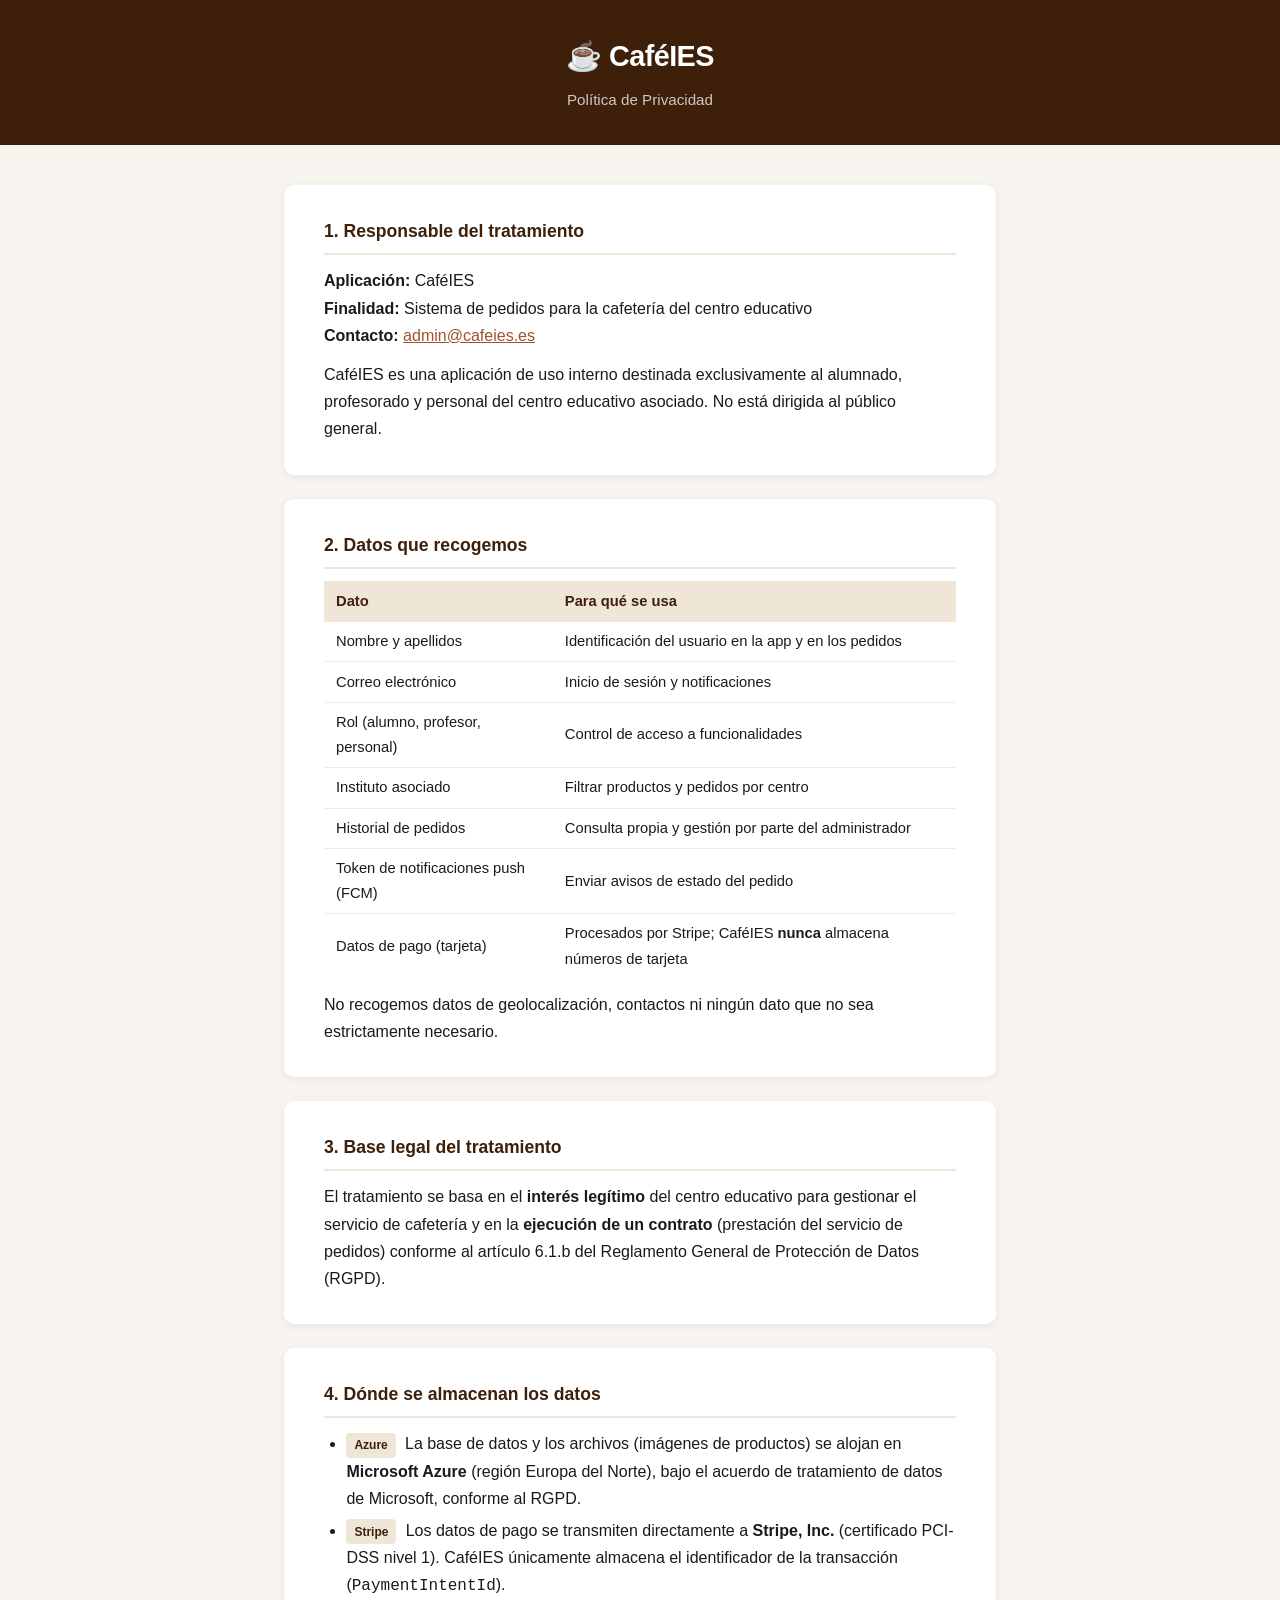
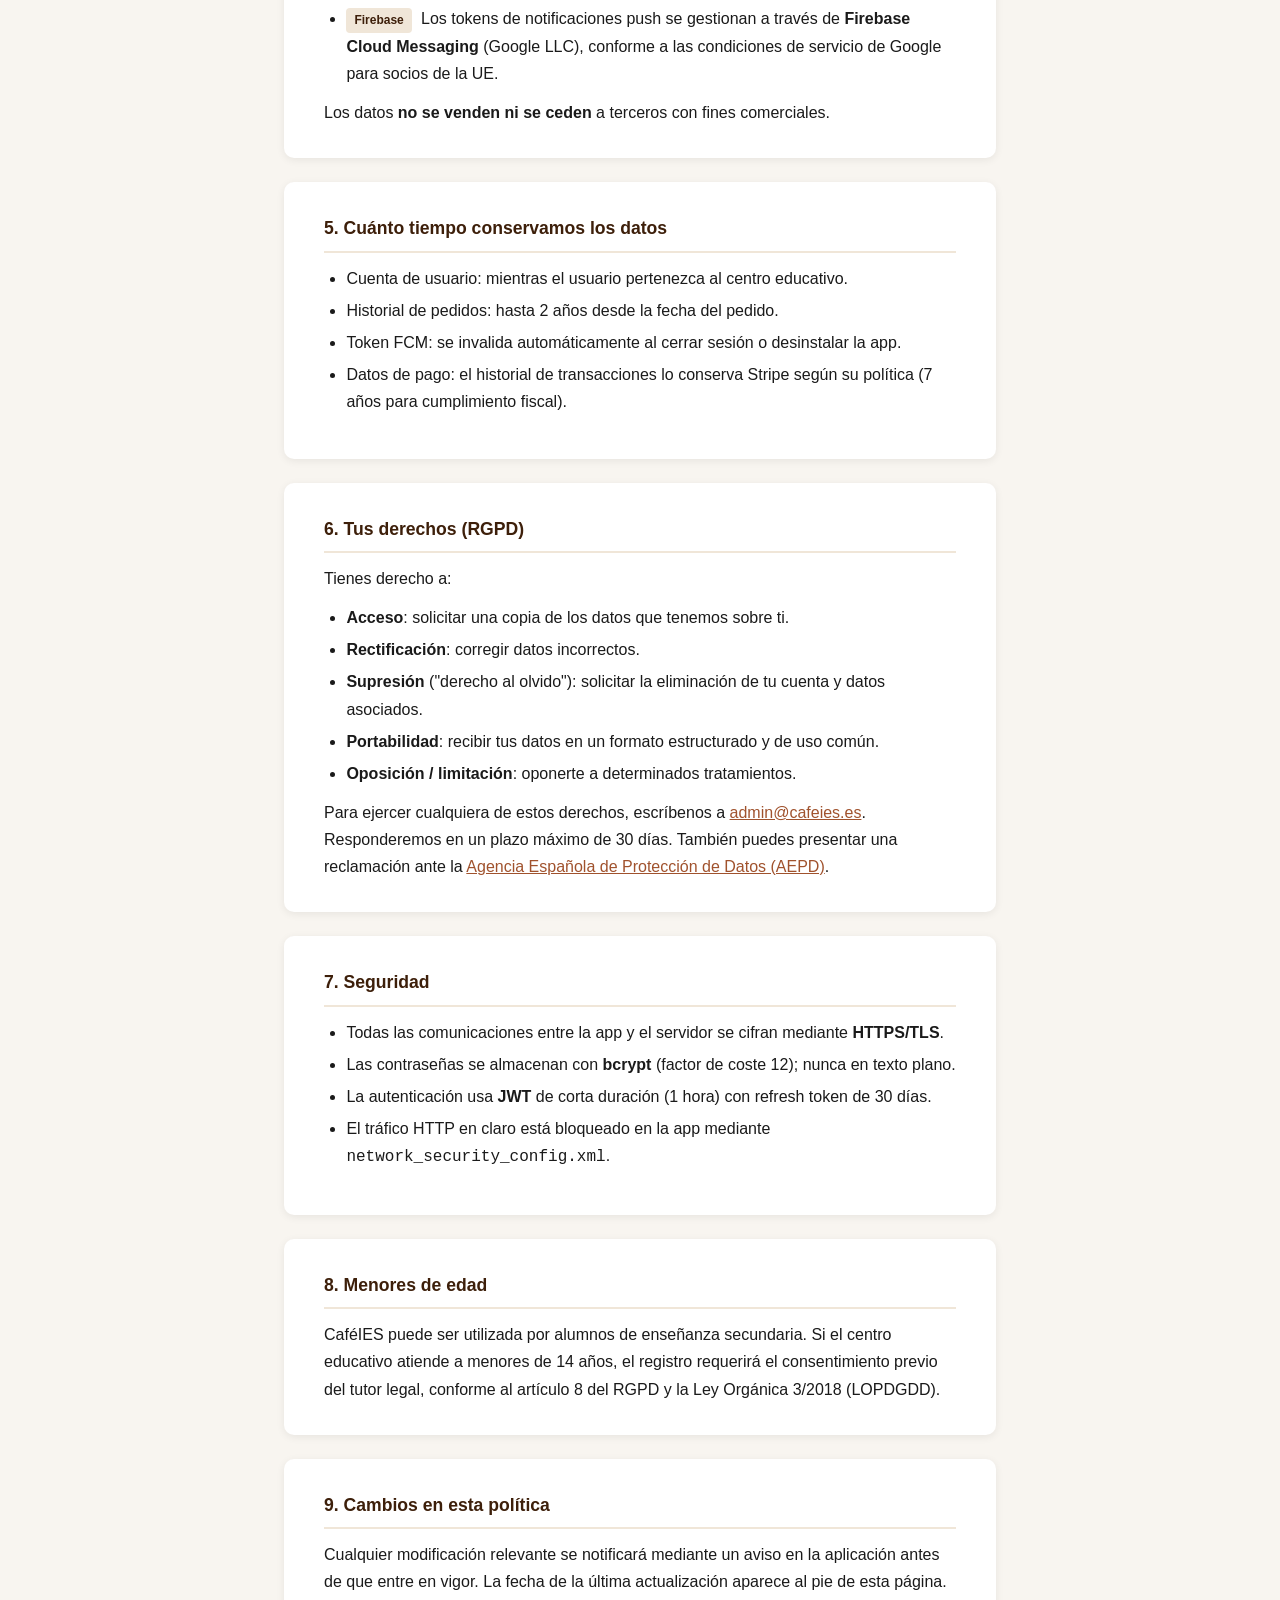
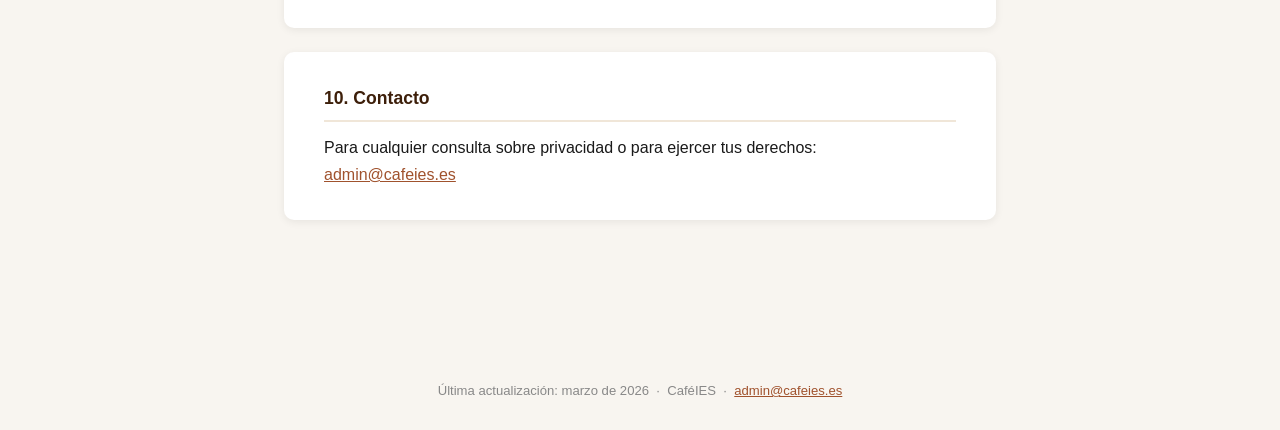
<file: docs/index.html>
<!DOCTYPE html>
<html lang="es">
<head>
  <meta charset="UTF-8" />
  <meta name="viewport" content="width=device-width, initial-scale=1.0" />
  <meta http-equiv="refresh" content="0; url=politica-privacidad.html" />
  <title>CaféIES</title>
</head>
<body>
  <p><a href="politica-privacidad.html">Política de Privacidad</a></p>
</body>
</html>
</file>
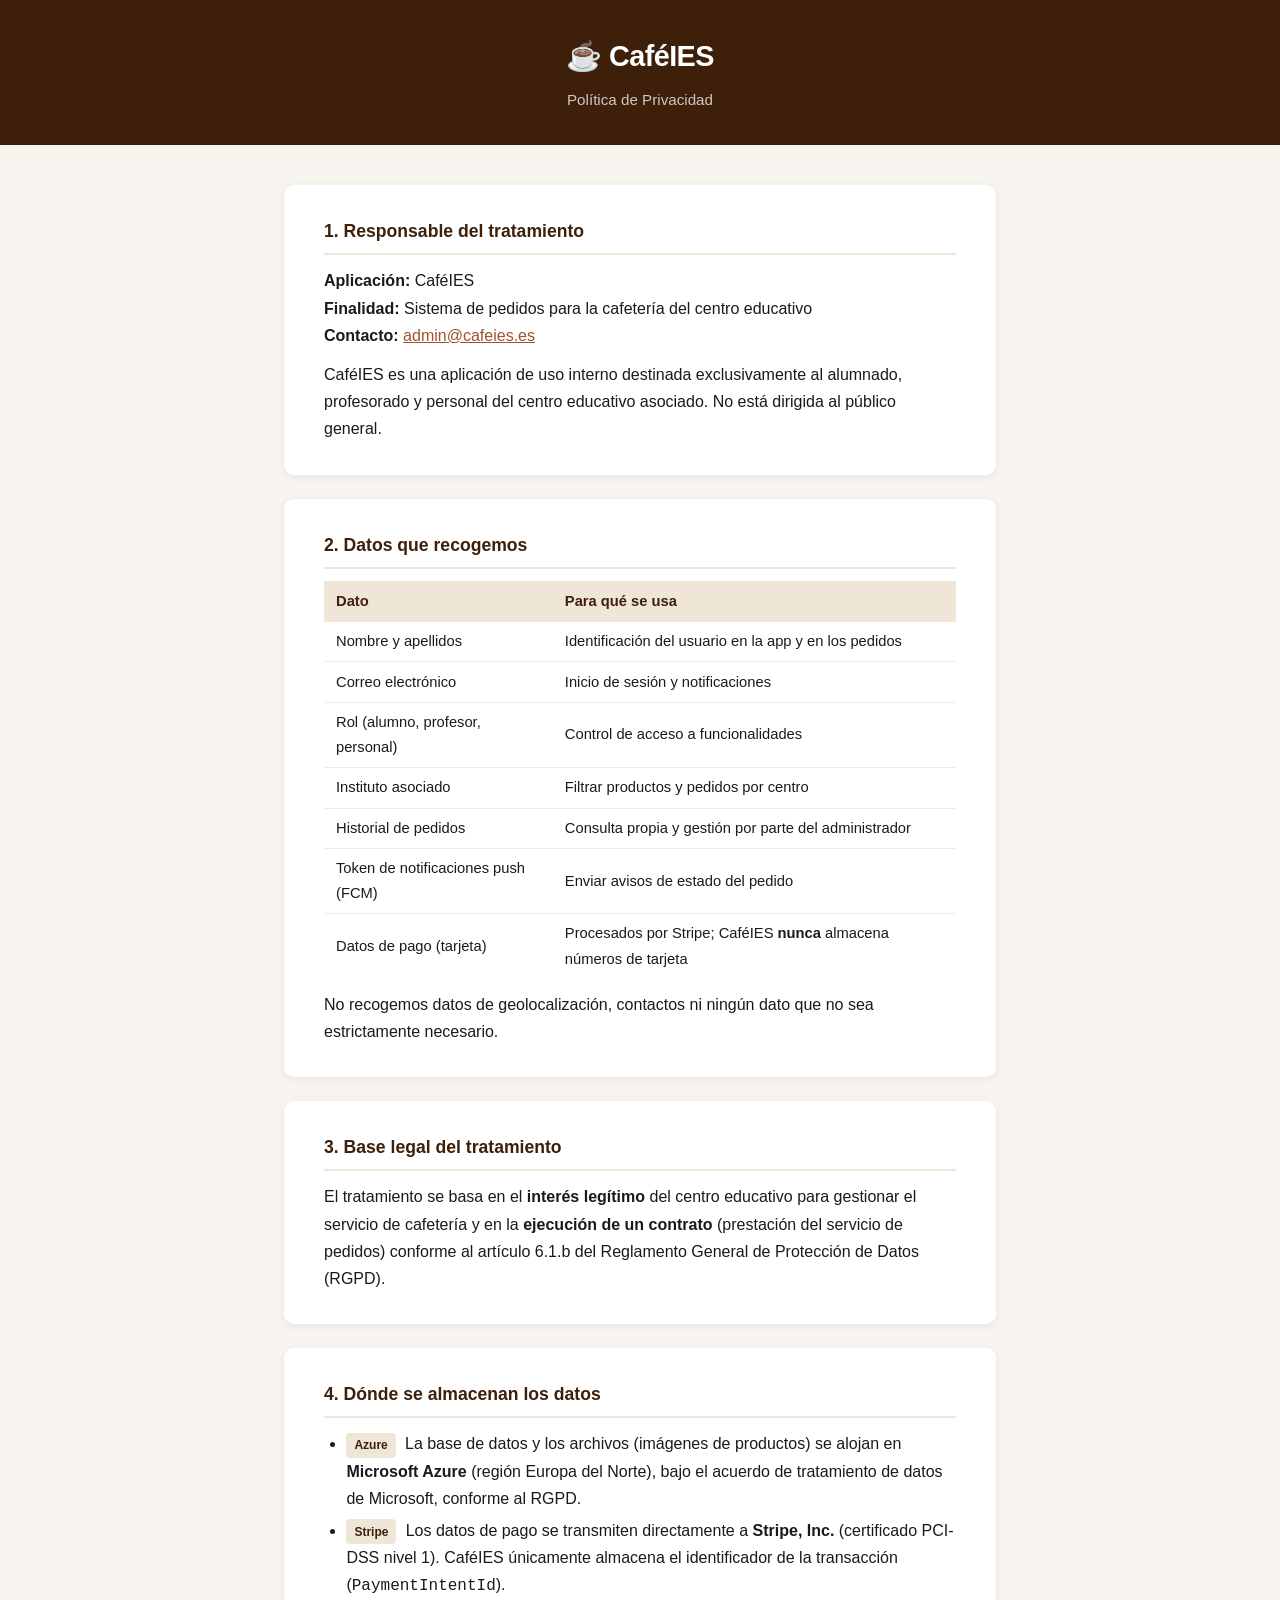
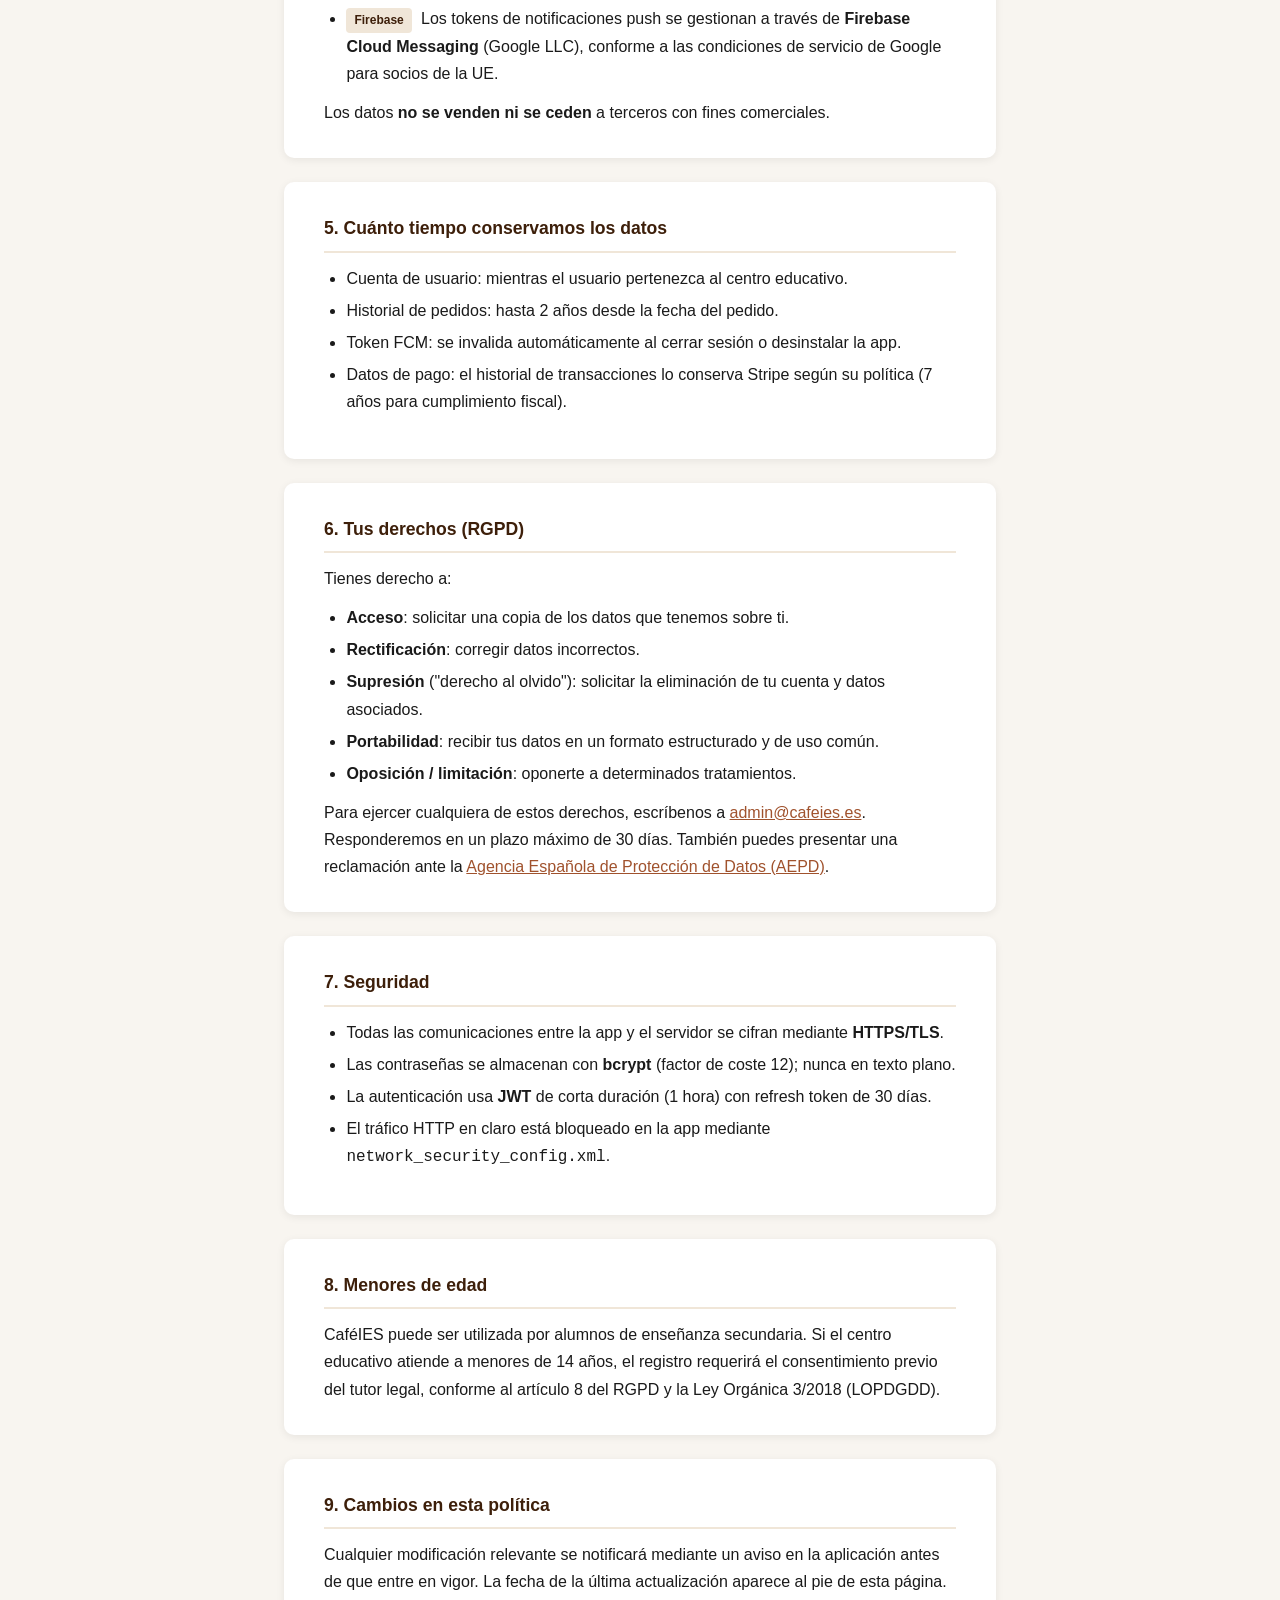
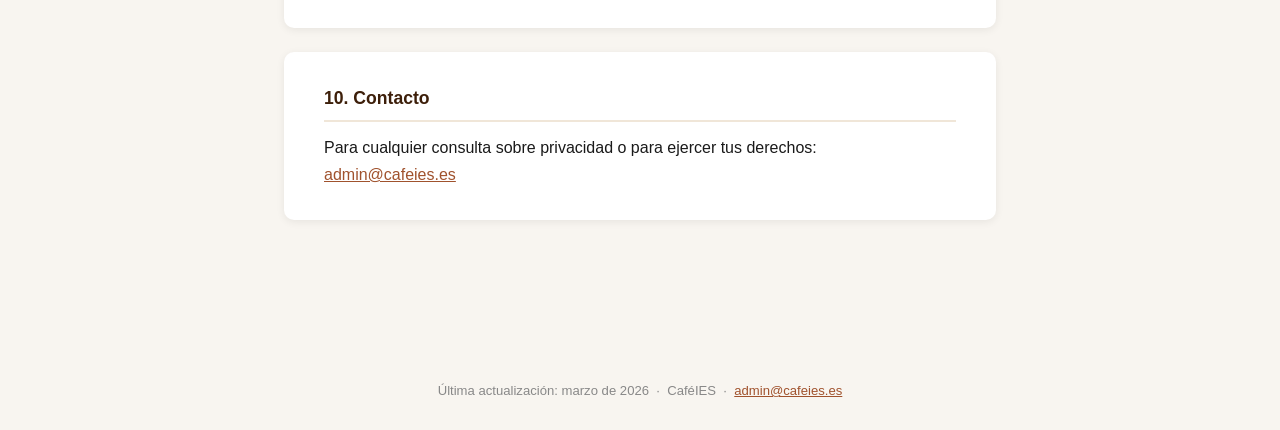
<file: docs/politica-privacidad.html>
<!DOCTYPE html>
<html lang="es">
<head>
  <meta charset="UTF-8" />
  <meta name="viewport" content="width=device-width, initial-scale=1.0" />
  <title>Política de Privacidad — CaféIES</title>
  <style>
    *, *::before, *::after { box-sizing: border-box; margin: 0; padding: 0; }

    body {
      font-family: -apple-system, BlinkMacSystemFont, "Segoe UI", Roboto, Helvetica, Arial, sans-serif;
      font-size: 16px;
      line-height: 1.7;
      color: #1a1a1a;
      background: #f8f5f0;
    }

    header {
      background: #3d1f0a;
      color: #fff;
      padding: 2rem 1.5rem;
      text-align: center;
    }
    header h1 {
      font-size: 1.8rem;
      letter-spacing: -0.02em;
    }
    header p {
      margin-top: 0.4rem;
      font-size: 0.95rem;
      opacity: 0.75;
    }

    main {
      max-width: 760px;
      margin: 2.5rem auto;
      padding: 0 1.5rem 4rem;
    }

    .card {
      background: #fff;
      border-radius: 10px;
      padding: 2rem 2.5rem;
      box-shadow: 0 2px 8px rgba(0,0,0,0.07);
      margin-bottom: 1.5rem;
    }

    h2 {
      font-size: 1.1rem;
      font-weight: 700;
      color: #3d1f0a;
      margin-bottom: 0.75rem;
      padding-bottom: 0.4rem;
      border-bottom: 2px solid #f0e6d8;
    }

    p { margin-bottom: 0.75rem; }
    p:last-child { margin-bottom: 0; }

    ul {
      padding-left: 1.4rem;
      margin-bottom: 0.75rem;
    }
    li { margin-bottom: 0.3rem; }

    .badge {
      display: inline-block;
      font-size: 0.75rem;
      font-weight: 600;
      background: #f0e6d8;
      color: #3d1f0a;
      border-radius: 4px;
      padding: 0.15rem 0.5rem;
      margin-right: 0.3rem;
      vertical-align: middle;
    }

    table {
      width: 100%;
      border-collapse: collapse;
      font-size: 0.92rem;
      margin-bottom: 0.75rem;
    }
    th {
      background: #f0e6d8;
      color: #3d1f0a;
      font-weight: 600;
      text-align: left;
      padding: 0.5rem 0.75rem;
    }
    td {
      padding: 0.45rem 0.75rem;
      border-bottom: 1px solid #f0ebe3;
    }
    tr:last-child td { border-bottom: none; }

    a { color: #a0522d; text-decoration: underline; }

    footer {
      text-align: center;
      font-size: 0.82rem;
      color: #888;
      padding: 2rem 1rem;
    }
  </style>
</head>
<body>

<header>
  <h1>☕ CaféIES</h1>
  <p>Política de Privacidad</p>
</header>

<main>

  <div class="card">
    <h2>1. Responsable del tratamiento</h2>
    <p>
      <strong>Aplicación:</strong> CaféIES<br />
      <strong>Finalidad:</strong> Sistema de pedidos para la cafetería del centro educativo<br />
      <strong>Contacto:</strong> <a href="mailto:admin@cafeies.es">admin@cafeies.es</a>
    </p>
    <p>
      CaféIES es una aplicación de uso interno destinada exclusivamente al alumnado, profesorado
      y personal del centro educativo asociado. No está dirigida al público general.
    </p>
  </div>

  <div class="card">
    <h2>2. Datos que recogemos</h2>
    <table>
      <thead>
        <tr><th>Dato</th><th>Para qué se usa</th></tr>
      </thead>
      <tbody>
        <tr><td>Nombre y apellidos</td><td>Identificación del usuario en la app y en los pedidos</td></tr>
        <tr><td>Correo electrónico</td><td>Inicio de sesión y notificaciones</td></tr>
        <tr><td>Rol (alumno, profesor, personal)</td><td>Control de acceso a funcionalidades</td></tr>
        <tr><td>Instituto asociado</td><td>Filtrar productos y pedidos por centro</td></tr>
        <tr><td>Historial de pedidos</td><td>Consulta propia y gestión por parte del administrador</td></tr>
        <tr><td>Token de notificaciones push (FCM)</td><td>Enviar avisos de estado del pedido</td></tr>
        <tr><td>Datos de pago (tarjeta)</td><td>Procesados por Stripe; CaféIES <strong>nunca</strong> almacena números de tarjeta</td></tr>
      </tbody>
    </table>
    <p>No recogemos datos de geolocalización, contactos ni ningún dato que no sea estrictamente necesario.</p>
  </div>

  <div class="card">
    <h2>3. Base legal del tratamiento</h2>
    <p>
      El tratamiento se basa en el <strong>interés legítimo</strong> del centro educativo para gestionar
      el servicio de cafetería y en la <strong>ejecución de un contrato</strong> (prestación del servicio
      de pedidos) conforme al artículo 6.1.b del Reglamento General de Protección de Datos (RGPD).
    </p>
  </div>

  <div class="card">
    <h2>4. Dónde se almacenan los datos</h2>
    <ul>
      <li>
        <span class="badge">Azure</span>
        La base de datos y los archivos (imágenes de productos) se alojan en
        <strong>Microsoft Azure</strong> (región Europa del Norte), bajo el acuerdo de
        tratamiento de datos de Microsoft, conforme al RGPD.
      </li>
      <li>
        <span class="badge">Stripe</span>
        Los datos de pago se transmiten directamente a <strong>Stripe, Inc.</strong>
        (certificado PCI-DSS nivel 1). CaféIES únicamente almacena el identificador de la
        transacción (<code>PaymentIntentId</code>).
      </li>
      <li>
        <span class="badge">Firebase</span>
        Los tokens de notificaciones push se gestionan a través de
        <strong>Firebase Cloud Messaging</strong> (Google LLC), conforme a las
        condiciones de servicio de Google para socios de la UE.
      </li>
    </ul>
    <p>Los datos <strong>no se venden ni se ceden</strong> a terceros con fines comerciales.</p>
  </div>

  <div class="card">
    <h2>5. Cuánto tiempo conservamos los datos</h2>
    <ul>
      <li>Cuenta de usuario: mientras el usuario pertenezca al centro educativo.</li>
      <li>Historial de pedidos: hasta 2 años desde la fecha del pedido.</li>
      <li>Token FCM: se invalida automáticamente al cerrar sesión o desinstalar la app.</li>
      <li>Datos de pago: el historial de transacciones lo conserva Stripe según su política (7 años para cumplimiento fiscal).</li>
    </ul>
  </div>

  <div class="card">
    <h2>6. Tus derechos (RGPD)</h2>
    <p>Tienes derecho a:</p>
    <ul>
      <li><strong>Acceso</strong>: solicitar una copia de los datos que tenemos sobre ti.</li>
      <li><strong>Rectificación</strong>: corregir datos incorrectos.</li>
      <li><strong>Supresión</strong> ("derecho al olvido"): solicitar la eliminación de tu cuenta y datos asociados.</li>
      <li><strong>Portabilidad</strong>: recibir tus datos en un formato estructurado y de uso común.</li>
      <li><strong>Oposición / limitación</strong>: oponerte a determinados tratamientos.</li>
    </ul>
    <p>
      Para ejercer cualquiera de estos derechos, escríbenos a
      <a href="mailto:admin@cafeies.es">admin@cafeies.es</a>. Responderemos en un plazo
      máximo de 30 días. También puedes presentar una reclamación ante la
      <a href="https://www.aepd.es" target="_blank" rel="noopener">Agencia Española de Protección de Datos (AEPD)</a>.
    </p>
  </div>

  <div class="card">
    <h2>7. Seguridad</h2>
    <ul>
      <li>Todas las comunicaciones entre la app y el servidor se cifran mediante <strong>HTTPS/TLS</strong>.</li>
      <li>Las contraseñas se almacenan con <strong>bcrypt</strong> (factor de coste 12); nunca en texto plano.</li>
      <li>La autenticación usa <strong>JWT</strong> de corta duración (1 hora) con refresh token de 30 días.</li>
      <li>El tráfico HTTP en claro está bloqueado en la app mediante <code>network_security_config.xml</code>.</li>
    </ul>
  </div>

  <div class="card">
    <h2>8. Menores de edad</h2>
    <p>
      CaféIES puede ser utilizada por alumnos de enseñanza secundaria. Si el centro educativo
      atiende a menores de 14 años, el registro requerirá el consentimiento previo del tutor legal,
      conforme al artículo 8 del RGPD y la Ley Orgánica 3/2018 (LOPDGDD).
    </p>
  </div>

  <div class="card">
    <h2>9. Cambios en esta política</h2>
    <p>
      Cualquier modificación relevante se notificará mediante un aviso en la aplicación antes de
      que entre en vigor. La fecha de la última actualización aparece al pie de esta página.
    </p>
  </div>

  <div class="card">
    <h2>10. Contacto</h2>
    <p>
      Para cualquier consulta sobre privacidad o para ejercer tus derechos:<br />
      <a href="mailto:admin@cafeies.es">admin@cafeies.es</a>
    </p>
  </div>

</main>

<footer>
  Última actualización: marzo de 2026 &nbsp;·&nbsp; CaféIES &nbsp;·&nbsp;
  <a href="mailto:admin@cafeies.es">admin@cafeies.es</a>
</footer>

</body>
</html>
</file>
